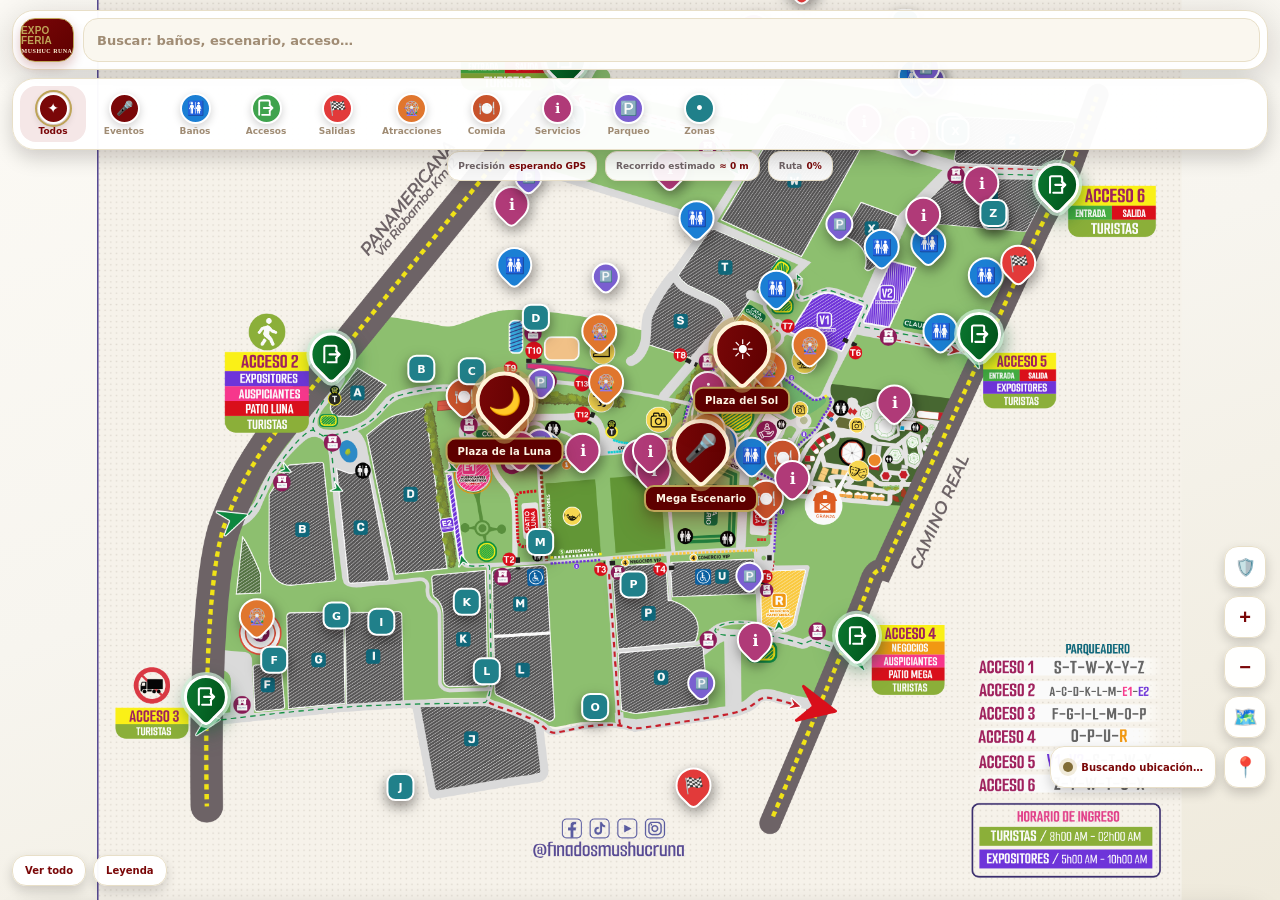
<file: assets/map/index.html>
<!doctype html>
<html lang="es">
<head></head>
<body>

<meta charset="utf-8">
<title>Mapa Expo Feria Mushuc Runa</title>
<link rel="icon" href="data:,">
<meta name="viewport" content="width=device-width, initial-scale=1, maximum-scale=1, user-scalable=no">
<style>
  :root{
    --bg:#0d1b1e; --panel:#12262b; --panel2:#183238; --line:#22454d;
    --ink:#eef7f6; --ink2:#9fc2c0; --teal:#2bb3a3; --yellow:#f2c227; --red:#e23a3a;
  }
  *{margin:0;padding:0;box-sizing:border-box;-webkit-tap-highlight-color:transparent}
  html,body{height:100%;overflow:hidden;overscroll-behavior:none}
  body{background:var(--bg);color:var(--ink);font-family:Montserrat,system-ui,-apple-system,sans-serif;touch-action:none}
  #viewport{position:fixed;inset:0;overflow:hidden;background:#0a1416}
  #world{position:absolute;left:0;top:0;transform-origin:0 0;will-change:transform}
  #world img{position:absolute;left:0;top:0;display:block;max-width:none!important;width:1600px;height:1327px;pointer-events:none;user-select:none;-webkit-user-drag:none}
  #ovl{display:none!important;transition:opacity .2s}
  #routeSvg{position:absolute;left:0;top:0;pointer-events:none;overflow:visible}
  #routeRemaining{fill:none;stroke:#7A0708;stroke-width:7;stroke-linecap:round;stroke-linejoin:round;stroke-dasharray:18 12;filter:drop-shadow(0 2px 3px rgba(255,255,255,.95))}
  #routeCompleted{fill:none;stroke:#BEA458;stroke-width:9;stroke-linecap:round;stroke-linejoin:round;filter:drop-shadow(0 2px 4px rgba(94,0,0,.35))}

  /* markers live in screen space */
  #pins{position:fixed;inset:0;pointer-events:none}
  .pin{position:absolute;left:0;top:0;transform:translate(-50%,-100%);pointer-events:auto;cursor:pointer;
       display:flex;flex-direction:column;align-items:center;filter:drop-shadow(0 2px 3px rgba(0,0,0,.5))}
  .pin .dot{width:30px;height:30px;border-radius:50% 50% 50% 4px;display:flex;align-items:center;justify-content:center;
       font-size:15px;border:2px solid #fff;transform:rotate(0deg);color:#fff;font-weight:800}
  .pin.small .dot{width:22px;height:22px;font-size:11px;border-width:1.5px}
  .pin.zona .dot{border-radius:7px;font-size:13px}
  .pin.sel .dot{outline:3px solid var(--yellow);outline-offset:1px}
  .pin .tag{margin-top:2px;font-size:9px;font-weight:700;background:rgba(10,20,22,.78);color:var(--ink);
       padding:1px 5px;border-radius:6px;white-space:nowrap;display:none}
  .pin.showtag .tag{display:block}

  #me{position:fixed;pointer-events:none;display:none}
  #me .acc{position:absolute;border-radius:50%;background:rgba(43,179,163,.15);border:1px solid rgba(43,179,163,.5);transform:translate(-50%,-50%)}
  #me .core{position:absolute;width:16px;height:16px;border-radius:50%;background:#2bb3a3;border:3px solid #fff;transform:translate(-50%,-50%);box-shadow:0 0 10px rgba(43,179,163,.9)}

  header{position:fixed;top:0;left:0;right:0;z-index:20;padding:10px 12px 8px;
     background:linear-gradient(180deg,rgba(10,18,20,.92),rgba(10,18,20,.75) 70%,transparent);pointer-events:none}
  header .row{display:flex;gap:8px;align-items:center;pointer-events:auto}
  #brand{flex:0 0 auto;background:var(--teal);color:#08211e;font-weight:800;font-size:13px;line-height:1.1;
     padding:7px 10px;border-radius:10px;letter-spacing:.02em}
  #brand small{display:block;font-size:9px;font-weight:700;letter-spacing:.12em}
  #search{flex:1;background:var(--panel);border:1px solid var(--line);color:var(--ink);border-radius:10px;
     padding:9px 12px;font-size:14px;font-family:inherit;min-width:0}
  #search::placeholder{color:var(--ink2)}

  #chips{position:fixed;top:64px;left:0;right:0;z-index:20;display:flex;gap:6px;overflow-x:auto;padding:4px 12px 8px;scrollbar-width:none}
  #chips::-webkit-scrollbar{display:none}
  .chip{flex:0 0 auto;display:flex;align-items:center;gap:5px;background:var(--panel);border:1px solid var(--line);
     color:var(--ink2);border-radius:999px;padding:6px 11px;font-size:12px;font-weight:700;cursor:pointer;user-select:none}
  .chip .sw{width:9px;height:9px;border-radius:50%}
  .chip.on{color:var(--ink);border-color:transparent}

  .fabs{position:fixed;right:10px;bottom:120px;z-index:20;display:flex;flex-direction:column;gap:8px}
  .fab{width:44px;height:44px;border-radius:12px;background:var(--panel);border:1px solid var(--line);color:var(--ink);
     font-size:19px;display:flex;align-items:center;justify-content:center;cursor:pointer;box-shadow:0 3px 10px rgba(0,0,0,.4)}
  .fab.on{background:var(--teal);color:#08211e;border-color:transparent}

  #ovlCtl{position:fixed;right:10px;bottom:72px;z-index:20;background:var(--panel);border:1px solid var(--line);
     border-radius:12px;padding:8px 10px;display:none;align-items:center;gap:8px}
  #ovlCtl.open{display:flex}
  #ovlCtl input{width:110px;accent-color:var(--teal)}
  #ovlCtl label{font-size:11px;color:var(--ink2);font-weight:700}

  #card{position:fixed;left:0;right:0;bottom:0;z-index:30;background:var(--panel);border-top:1px solid var(--line);
     border-radius:16px 16px 0 0;padding:14px 16px calc(14px + env(safe-area-inset-bottom));transform:translateY(110%);transition:transform .22s ease;box-shadow:0 -8px 30px rgba(0,0,0,.5)}
  #card.open{transform:translateY(0)}
  #card h2{font-size:17px;font-weight:800;display:flex;align-items:center;gap:8px}
  #card h2 .ic{width:28px;height:28px;border-radius:8px;display:inline-flex;align-items:center;justify-content:center;font-size:15px;color:#fff;flex:0 0 auto}
  #card .sub{color:var(--ink2);font-size:12px;font-weight:600;margin-top:3px}
  #card .dist{margin-top:8px;font-size:14px;font-weight:700;color:var(--teal);min-height:18px}
  #card .btns{display:flex;gap:8px;margin-top:10px}
  #card button{flex:1;font-family:inherit;font-weight:800;font-size:14px;padding:11px;border-radius:10px;border:none;cursor:pointer}
  #goBtn{background:var(--teal);color:#08211e}
  #closeBtn{background:var(--panel2);color:var(--ink);border:1px solid var(--line)!important}
  #stopBtn{display:none;background:var(--brand-green);color:#fff}

  #toast{position:fixed;left:50%;bottom:150px;transform:translateX(-50%);z-index:50;background:rgba(10,20,22,.94);
     border:1px solid var(--line);color:var(--ink);padding:9px 15px;border-radius:10px;font-size:13px;font-weight:600;
     opacity:0;transition:opacity .25s;pointer-events:none;max-width:85vw;text-align:center}
  #toast.show{opacity:1}

  #editBar{position:fixed;top:104px;left:12px;right:12px;z-index:25;display:none;background:#3a2a08;border:1px solid var(--yellow);
     color:#ffe9a8;border-radius:10px;padding:8px 12px;font-size:12px;font-weight:700}
  #editBar.on{display:block}
  #editBar .ebtns{display:flex;gap:6px;margin-top:6px}
  #editBar button{font-family:inherit;font-size:11px;font-weight:800;padding:5px 9px;border-radius:8px;border:1px solid var(--yellow);background:transparent;color:var(--yellow);cursor:pointer}
  #exportBox{position:fixed;inset:8% 5%;z-index:60;background:var(--panel);border:1px solid var(--line);border-radius:14px;padding:14px;display:none;flex-direction:column;gap:8px}
  #exportBox.open{display:flex}
  #exportBox textarea{flex:1;background:#0a1416;color:#bfe9e2;border:1px solid var(--line);border-radius:8px;font-size:10px;padding:8px;font-family:monospace}
  #exportBox button{font-family:inherit;font-weight:800;padding:10px;border-radius:10px;border:none;background:var(--teal);color:#08211e;cursor:pointer}
</style>

<style>
  :root{
    --brand-wine:#7A0708;--brand-wine-deep:#5E0000;--brand-green:#004F18;
    --brand-gold:#BEA458;--brand-ink:#0A0203;--brand-wine-soft:#F5E7E7;
    --bg:#F7F5EF;--panel:#FFFFFF;--panel2:#F4EDD9;--line:#E8DFC8;
    --ink:var(--brand-ink);--ink2:#706467;--teal:var(--brand-wine);--yellow:var(--brand-gold);--red:var(--brand-wine-deep);
    --wine:var(--brand-wine);--wine-deep:var(--brand-wine-deep);--gold:var(--brand-gold);--gold-deep:#806C36;--ivory:#FAF7EF;
  }
  body{background:linear-gradient(160deg,#FCFAF5 0%,#F7F5EF 48%,#EFEADC 100%);color:var(--ink);font-family:Nunito,system-ui,-apple-system,sans-serif}
  #viewport{background:linear-gradient(160deg,#FCFAF5 0%,#F7F5EF 48%,#EFEADC 100%)}
  #world img{filter:saturate(.92) brightness(1.04) contrast(.96)}

  header{top:10px;left:12px;right:12px;padding:0;background:none;filter:drop-shadow(0 8px 18px rgba(10,2,3,.18))}
  header .row{gap:9px;background:rgba(255,255,255,.97);border:1.5px solid var(--line);border-radius:22px;padding:7px}
  #brand{width:54px;height:44px;padding:0;border-radius:15px;background:linear-gradient(135deg,var(--wine),var(--wine-deep));color:var(--gold);display:flex;flex-direction:column;align-items:center;justify-content:center;font-family:'Baloo 2',Nunito,sans-serif;font-size:10px;line-height:1;box-shadow:0 5px 12px rgba(122,7,8,.24);border:1.5px solid var(--gold)}
  #brand small{font-family:Georgia,'Times New Roman',serif;font-size:6px;letter-spacing:.08em;margin-top:2px;color:#FFF3D7}
  #search{height:44px;background:var(--ivory);border:1.5px solid var(--line);color:var(--ink);border-radius:15px;padding:10px 13px;font-family:Nunito,system-ui,sans-serif;font-size:13px;font-weight:800}
  #search::placeholder{color:#A08C74}

  #chips{top:78px;left:12px;right:12px;padding:7px;background:rgba(255,255,255,.97);border:1.5px solid var(--line);border-radius:23px;gap:5px;box-shadow:0 8px 20px rgba(10,2,3,.18)}
  .chip{min-width:66px;min-height:56px;padding:5px 7px;gap:3px;flex-direction:column;justify-content:center;background:transparent!important;border:0;color:#A08C74;border-radius:16px;font-size:9px;font-weight:900;line-height:1}
  .chip .sw{width:31px;height:31px;border:2px solid #FFF;border-radius:50%;display:flex;align-items:center;justify-content:center;color:#FFF;font-size:14px;box-shadow:0 3px 8px rgba(10,2,3,.18)}
  .chip .sw svg{width:20px;height:20px;color:#FFF}
  .chip.on{background:var(--brand-wine-soft)!important;color:var(--wine)}
  .chip.on .sw{outline:2px solid var(--gold);outline-offset:1px}
  .chip-label{max-width:62px;overflow:hidden;text-overflow:ellipsis;white-space:nowrap}

  .pin{filter:drop-shadow(0 5px 7px rgba(10,2,3,.28))}
  .pin .dot{width:36px;height:36px;border-radius:50% 50% 50% 7px;border:2.5px solid #FFF;transform:rotate(-45deg);font-size:16px;box-shadow:0 5px 12px rgba(10,2,3,.2)}
  .pin .pin-icon{display:flex;align-items:center;justify-content:center;transform:rotate(45deg)}
  .pin .pin-icon svg{width:23px;height:23px;color:#FFF}
  .pin.small .dot{width:28px;height:28px;font-size:11px;border-width:2px}
  .pin.zona .dot{border-radius:9px;transform:rotate(0)}
  .pin.zona .pin-icon{transform:none}
  .pin.sel .dot{outline:3px solid var(--gold);outline-offset:2px}
  .pin .tag{margin-top:5px;padding:3px 8px;border-radius:10px;background:rgba(255,255,255,.96);color:var(--ink);font-size:9.5px;font-weight:900;box-shadow:0 3px 8px rgba(10,2,3,.16)}
  .pin.sel .tag{background:var(--wine);color:var(--gold)}
  .pin.venue{z-index:19;filter:drop-shadow(0 9px 13px rgba(94,0,0,.34))}
  .pin.venue .dot{width:58px;height:58px;border-width:4px;border-color:#FFF3D7;background:linear-gradient(145deg,var(--wine),var(--wine-deep))!important;font-size:27px;box-shadow:0 0 0 5px rgba(190,164,88,.52),0 9px 18px rgba(94,0,0,.3)}
  .pin.venue .tag{display:block;margin-top:8px;padding:6px 10px;border:2px solid var(--gold);background:var(--wine-deep);color:#FFF7E6;font-size:10px;letter-spacing:.1px}
  .pin.venue.sel .dot{outline:4px solid #FFF;outline-offset:5px}
  .pin.access{z-index:16;filter:drop-shadow(0 7px 10px rgba(19,97,58,.32))}
  .pin.access .dot{width:44px;height:44px;border-width:3px;background:linear-gradient(145deg,#0B7A31,var(--brand-green))!important;box-shadow:0 0 0 3px rgba(205,239,215,.7),0 7px 14px rgba(0,79,24,.25)}
  .pin.access .tag{border:1px solid #BFE7CA;background:var(--brand-green);color:#FFF}

  #me{z-index:18;filter:drop-shadow(0 5px 8px rgba(10,2,3,.28))}
  #me::before{content:'Estás aquí';position:absolute;left:0;top:-50px;transform:translateX(-50%);background:var(--wine);border:2px solid var(--gold);color:#FFF;padding:6px 10px;border-radius:13px;font-size:10px;font-weight:900;line-height:1;white-space:nowrap}
  #me::after{content:'';position:absolute;left:0;top:-21px;transform:translateX(-50%);border-left:7px solid transparent;border-right:7px solid transparent;border-top:9px solid var(--wine)}
  #me .acc{background:rgba(190,164,88,.28);border:1px solid rgba(122,7,8,.5)}
  #me .core{width:17px;height:17px;background:var(--gold);border:3px solid var(--wine);box-shadow:0 0 0 5px rgba(190,164,88,.28)}

  .fabs{right:14px;bottom:112px;gap:8px}
  .fab{width:42px;height:42px;border-radius:14px;background:rgba(255,255,255,.97);border:1.5px solid var(--line);color:var(--wine);font-family:Nunito,sans-serif;font-size:20px;font-weight:900;box-shadow:0 5px 12px rgba(10,2,3,.18)}
  .fab.on{background:var(--wine);color:var(--gold);border-color:var(--gold)}
  #gpsStatus{position:fixed;right:64px;bottom:112px;z-index:20;min-height:42px;display:flex;align-items:center;gap:8px;padding:8px 12px;background:rgba(255,255,255,.97);border:1.5px solid var(--line);border-radius:14px;color:var(--wine);font-size:10px;font-weight:900;box-shadow:0 5px 12px rgba(10,2,3,.18);pointer-events:none;white-space:nowrap}
  #gpsStatus .signal{width:10px;height:10px;border-radius:50%;background:var(--gold-deep);box-shadow:0 0 0 4px rgba(190,164,88,.22)}
  #gpsStatus[data-state="searching"] .signal{animation:gpsPulse 1.25s ease-in-out infinite}
  #gpsStatus[data-state="located"]{background:var(--brand-green);border-color:#BFE7CA;color:#FFF}
  #gpsStatus[data-state="located"] .signal{background:#FFF;box-shadow:0 0 0 4px rgba(255,255,255,.2)}
  #gpsStatus[data-state="denied"],#gpsStatus[data-state="outside"],#gpsStatus[data-state="error"]{color:var(--ink2)}
  @keyframes gpsPulse{50%{opacity:.45;transform:scale(.72)}}

  #mapMetrics{position:fixed;top:151px;left:12px;right:12px;z-index:19;display:flex;justify-content:center;gap:8px;pointer-events:none}
  #mapMetrics span{min-height:30px;display:flex;align-items:center;padding:7px 10px;border:1px solid var(--line);border-radius:12px;background:rgba(255,255,255,.94);color:var(--ink2);font-size:9px;font-weight:900;box-shadow:0 4px 12px rgba(10,2,3,.12)}
  #mapMetrics strong{color:var(--wine);margin-left:4px}
  #mapActions{position:fixed;left:12px;bottom:14px;z-index:21;display:flex;gap:7px}
  #mapActions button{border:1.5px solid var(--line);border-radius:14px;background:rgba(255,255,255,.97);color:var(--wine);padding:9px 12px;font:900 10px Nunito,system-ui,sans-serif;box-shadow:0 5px 12px rgba(10,2,3,.16)}
  #mapLegend{position:fixed;inset:12% 16px 88px;z-index:48;display:none;overflow:auto;padding:18px;border:1.5px solid var(--gold);border-radius:24px;background:#fff;color:var(--ink);box-shadow:0 20px 45px rgba(10,2,3,.28)}
  #mapLegend.open{display:block}
  #mapLegend h2{font:800 22px 'Baloo 2',Nunito,sans-serif;color:var(--wine)}
  #mapLegend h3{margin-top:14px;color:var(--gold-deep);font-size:11px;text-transform:uppercase;letter-spacing:.8px}
  #mapLegend ul{margin:7px 0 0 18px;font-size:12px;font-weight:800;line-height:1.55}
  #mapLegendClose{position:sticky;float:right;top:0;width:38px;height:38px;border:0;border-radius:13px;background:var(--wine);color:#fff;font-size:22px;font-weight:900}

  #ovlCtl{right:14px;bottom:76px;background:#FFF;border:1.5px solid var(--line);border-radius:15px;box-shadow:0 5px 12px rgba(10,2,3,.18)}
  #ovlCtl label{color:var(--ink2);font-weight:900}
  #ovlCtl input{accent-color:var(--wine)}

  #card{left:16px;right:16px;bottom:14px;max-height:min(66vh,520px);overflow:auto;background:#FFF;border:1.5px solid var(--line);border-radius:24px;padding:15px 16px;box-shadow:0 14px 30px rgba(10,2,3,.24)}
  #card h2{font-family:'Baloo 2',Nunito,sans-serif;color:var(--ink);font-size:18px;font-weight:800}
  #card h2 .ic{width:42px;height:42px;border-radius:14px;font-size:18px;box-shadow:0 5px 12px rgba(10,2,3,.18)}
  #card h2 .ic svg{width:25px;height:25px;color:#FFF}
  #card .sub{color:var(--gold-deep);font-size:10px;font-weight:900;letter-spacing:.7px;text-transform:uppercase}
  #card .dist{color:var(--brand-green);font-size:12px;font-weight:900}
  #eventSchedule{display:none;margin-top:10px;padding:10px 12px;background:var(--ivory);border:1px solid var(--line);border-radius:16px}
  #eventSchedule.open{display:block}
  #eventSchedule .schedule-title{color:var(--wine);font-size:9px;font-weight:900;letter-spacing:1.2px}
  #programDayPicker{display:flex;gap:5px;margin-bottom:9px;overflow-x:auto;scrollbar-width:none}
  #programDayPicker::-webkit-scrollbar{display:none}
  .program-day{min-width:48px;border:1.5px solid var(--line)!important;border-radius:12px!important;background:#FFF!important;color:var(--ink2)!important;padding:6px 7px!important;font-size:8px!important;line-height:1.05!important;box-shadow:none!important}
  .program-day strong{display:block;margin-top:2px;color:var(--ink);font-size:13px}
  .program-day.selected{border-color:var(--wine)!important;background:var(--wine)!important;color:var(--gold)!important}
  .program-day.selected strong{color:#FFF}
  #programDateLabel{min-height:12px}
  #eventList{display:grid;gap:6px;margin-top:7px}
  .event-row{display:grid;grid-template-columns:46px 1fr auto;gap:8px;align-items:center;color:var(--ink);font-size:11px;font-weight:800}
  .event-time{color:var(--gold-deep);font-weight:900}
  .event-status{padding:3px 6px;border-radius:8px;background:#E2EEE5;color:var(--brand-green);font-size:8px;font-weight:900;text-transform:uppercase}
  .event-empty{padding:7px 0;color:var(--ink2);font-size:11px;font-weight:800}
  #card button{border-radius:18px;font-family:Nunito,sans-serif;font-size:12px;padding:10px 12px}
  #goBtn{background:var(--wine);color:#FFF;box-shadow:0 7px 14px rgba(122,7,8,.25)}
  #closeBtn{background:var(--panel2);color:var(--wine);border:0!important}
  #toast{bottom:92px;background:var(--wine-deep);border:1.5px solid var(--gold);color:#FFF;border-radius:14px;font-family:Nunito,sans-serif;font-weight:800}

  #editBar{top:148px;background:#FFF5DC;border:1.5px solid var(--gold);color:#7A4D0A;border-radius:14px}
  #editBar button{border-color:var(--wine);color:var(--wine)}
  #exportBox{background:#FFF;border:1.5px solid var(--line);border-radius:22px}
  #exportBox textarea{background:var(--ivory);color:var(--ink);border-color:var(--line)}
  #exportBox button{background:var(--wine);color:#FFF}

  @media(max-width:520px){
    #chips{right:8px;left:8px}.chip{min-width:61px}header{left:8px;right:8px}
    #brand{width:50px}.pin .tag{font-size:8.5px}
    #mapMetrics{top:149px;gap:5px}#mapMetrics span{padding:6px 8px;font-size:8px}
  }
</style>
<link rel="stylesheet" href="./admin_editor.css">


<div id="viewport">
  <div id="world" style="transform: translate(-124.137px, 48.725px) scale(1.07225);">
    <img id="base" src="./mushuc_runa_validated.svg" width="1600" height="1327" alt="Mapa validado del Complejo Mushuc Runa">
    <svg id="routeSvg" width="1600" height="1327" viewBox="0 0 1600 1327" aria-hidden="true">
      <path id="routeCompleted" d="" style="display:none"></path>
      <path id="routeRemaining" d="" style="display:none"></path>
    </svg>
  </div>
</div>
<div id="pins"></div>
<div id="me"><div class="acc"></div><div class="core"></div></div>

<header>
  <div class="row">
    <div id="brand">EXPO FERIA<small>MUSHUC RUNA</small></div>
    <input id="search" type="search" placeholder="Buscar: baños, escenario, acceso…" autocomplete="off">
  </div>
</header>
<div id="chips"></div>
<div id="mapMetrics" role="status" aria-live="polite"><span>Precisión <strong id="accuracyText">esperando GPS</strong></span><span>Recorrido estimado <strong id="walkText">≈ 0 m</strong></span><span id="routeProgressText" hidden>Ruta <strong>0%</strong></span></div>

<div id="gpsStatus" data-state="searching" role="status" aria-live="polite"><span class="signal"></span><span id="gpsStatusText">Buscando ubicación…</span></div>
<div class="fabs">
  <button class="fab" id="adminFab" title="Administrar mapa" aria-label="Administrar mapa">🛡️</button>
  <button class="fab" id="zoomInFab" title="Aumentar zoom" aria-label="Aumentar zoom">+</button>
  <button class="fab" id="zoomOutFab" title="Reducir zoom" aria-label="Reducir zoom">−</button>
  <button class="fab" id="layerFab" title="Recentrar" aria-label="Recentrar">🗺️</button>
  <button class="fab" id="gpsFab" title="Mi ubicación" aria-label="Mi ubicación">📍</button>
</div>
<div id="mapActions"><button id="viewAllFab" type="button">Ver todo</button><button id="legendFab" type="button">Leyenda</button></div>
<section id="mapLegend" role="dialog" aria-modal="true" aria-labelledby="mapLegendTitle"><button id="mapLegendClose" type="button" aria-label="Cerrar leyenda">×</button><h2 id="mapLegendTitle">Leyenda del mapa</h2><div id="mapLegendContent"></div></section>

<div id="adminLogin" role="dialog" aria-modal="true" aria-labelledby="adminLoginTitle">
  <form class="admin-modal-card" id="adminLoginForm">
    <span class="admin-modal-badge">🛡️ Acceso local</span>
    <h2 id="adminLoginTitle">Administrar el mapa</h2>
    <p>Edita lugares y eventos guardados en este dispositivo. Esta cuenta es solo para la demostración frontend.</p>
    <div class="admin-credentials"><strong>Credenciales demo</strong><br>admin@mushucruna.demo<br>Mushuc2026!</div>
    <div class="admin-field"><label for="adminEmail">Correo</label><input id="adminEmail" type="email" autocomplete="username" value="admin@mushucruna.demo" required></div>
    <div class="admin-field"><label for="adminPassword">Contraseña</label><input id="adminPassword" type="password" autocomplete="current-password" value="Mushuc2026!" required></div>
    <div class="admin-error" id="adminLoginError" role="alert"></div>
    <div class="admin-actions"><button class="admin-btn secondary" type="button" id="adminLoginCancel">Cancelar</button><button class="admin-btn primary" type="submit">Entrar como administrador</button></div>
  </form>
</div>

<div id="adminEventModal" role="dialog" aria-modal="true" aria-labelledby="adminEventTitle">
  <form class="admin-modal-card" id="adminEventForm">
    <span class="admin-modal-badge">📅 Programación</span>
    <h2 id="adminEventTitle">Nuevo evento</h2>
    <p id="adminEventPlace">Añade una actividad al lugar seleccionado.</p>
    <input id="adminEventId" type="hidden">
    <input id="adminEventMode" type="hidden" value="place-event">
    <input id="adminProgramDay" type="hidden">
    <input id="adminProgramVenue" type="hidden">
    <input id="adminProgramIndex" type="hidden">
    <div class="admin-field"><label for="adminEventName">Nombre del evento</label><input id="adminEventName" maxlength="90" required placeholder="Ej. Concierto nacional"></div>
    <div class="admin-field"><label for="adminEventTime">Hora</label><input id="adminEventTime" type="time" required value="15:00"></div>
    <div class="admin-field" id="adminEventStatusField"><label for="adminEventStatus">Estado</label><select id="adminEventStatus"><option value="borrador">Borrador</option><option value="publicado">Publicado</option><option value="cancelado">Cancelado</option></select></div>
    <div class="admin-field" id="adminEventDescriptionField"><label for="adminEventDescription">Descripción</label><textarea id="adminEventDescription" rows="3" maxlength="240" placeholder="Información útil para los visitantes"></textarea></div>
    <div class="admin-error" id="adminEventError" role="alert"></div>
    <div class="admin-actions"><button class="admin-btn secondary" type="button" id="adminEventCancel">Cancelar</button><button class="admin-btn primary" type="submit" id="adminEventSubmit">Guardar evento</button></div>
  </form>
</div>

<div id="adminImportModal" role="dialog" aria-modal="true" aria-labelledby="adminJsonTitle">
  <div class="admin-modal-card admin-json-card">
    <span class="admin-modal-badge">↕ Respaldo local</span>
    <h2 id="adminJsonTitle">Exportar configuración</h2>
    <p id="adminJsonHelp">Copia este documento para respaldar lugares y eventos.</p>
    <div class="admin-field"><label for="adminJsonText">Documento JSON</label><textarea id="adminJsonText" rows="13" spellcheck="false"></textarea></div>
    <div class="admin-error" id="adminJsonError" role="alert"></div>
    <div class="admin-actions"><button class="admin-btn secondary" type="button" id="adminJsonClose">Cerrar</button><button class="admin-btn primary" type="button" id="adminJsonApply">Aplicar importación</button></div>
  </div>
</div>

<aside id="adminPanel" aria-label="Editor administrativo del mapa">
  <div class="admin-panel-head">
    <div class="admin-panel-title">
      <div class="admin-panel-mark">✦</div>
      <div><h2>Mapa y programación</h2><p>Editor administrador</p></div>
      <button class="admin-panel-close" id="adminClose" aria-label="Cerrar editor">×</button>
    </div>
    <div class="admin-status-row"><span class="admin-status-dot"></span><span>Guardado local automático · funciona sin internet</span></div>
  </div>
  <div class="admin-toolbar">
    <input id="adminSearch" type="search" placeholder="Buscar lugar…" autocomplete="off">
    <select class="admin-filter" id="adminVisibilityFilter" aria-label="Filtrar lugares"><option value="todos">Todos</option><option value="visibles">Visibles</option><option value="ocultos">Ocultos</option></select>
  </div>
  <div class="admin-panel-body">
    <div id="adminPointList"><div class="admin-list-footer"><button class="admin-btn primary" id="adminCreatePoint" type="button">＋ Nuevo punto</button></div></div>
    <section id="adminInspector"><div class="admin-empty">Selecciona un lugar para editarlo y arrastrarlo en el mapa.</div></section>
  </div>
</aside>

<div id="card">
  <h2><span class="ic" id="cIc"></span><span id="cName"></span></h2>
  <div class="sub" id="cCat"></div>
  <div class="dist" id="cDist"></div>
  <div id="eventSchedule"><div id="programDayPicker"></div><div class="schedule-title" id="programDateLabel">PROGRAMACIÓN DEL LUGAR</div><div id="eventList"></div></div>
  <div class="btns"><button id="goBtn">Iniciar ruta</button><button id="stopBtn">Finalizar</button><button id="closeBtn">Cerrar</button></div>
</div>
<div id="toast"></div>

<script src="./map_geometry.js"></script>
<script src="./map_places.js"></script>
<script src="./admin_editor.js"></script>
<script src="./map_filter.js"></script>
<script src="./route_graph.js"></script>
<script src="./walking_navigation.js"></script>
<script src="./location_tracker.js"></script>
<script>
'use strict';
/* ============ data ============ */
const POIS=JSON.parse(JSON.stringify(globalThis.MR_MAP_PLACES_V3));
Object.assign(POIS.find((point)=>point.id===20),{
  cat:'evento',name:'Mega Escenario',venue:'mega',icon:'🎤',
  events:[
    {time:'15:00',title:'Festival de danza intercultural',status:'Disponible'},
    {time:'18:30',title:'Concierto nacional',status:'Principal'},
    {time:'21:00',title:'Show de cierre',status:'Hoy'}
  ]
});
Object.assign(POIS.find((point)=>point.id===28),{
  cat:'evento',name:'Plaza de la Luna',venue:'luna',icon:'🌙',
  events:[
    {time:'11:00',title:'Cuentacuentos andinos',status:'Familiar'},
    {time:'14:30',title:'Taller de artesanías',status:'Cupos'},
    {time:'17:00',title:'Danza Salasaka',status:'Hoy'}
  ]
});
Object.assign(POIS.find((point)=>point.id===93),{
  cat:'evento',name:'Plaza del Sol',venue:'sol',icon:'☀️',
  events:[
    {time:'10:30',title:'Ceremonia del Inti',status:'Cultural'},
    {time:'13:00',title:'Juegos tradicionales',status:'Familiar'},
    {time:'16:00',title:'Música andina en vivo',status:'Hoy'}
  ]
});

const CATS={
  evento:{c:'#7A0708',i:'🎤',l:'Eventos'},
  bano:{c:'#1b7fd4',i:'🚻',l:'Baños'},
  acceso:{c:'#3fa34d',i:'➡️',l:'Accesos'},
  salida:{c:'#e23a3a',i:'🏁',l:'Salidas'},
  show:{c:'#e0762e',i:'🎡',l:'Atracciones'},
  comida:{c:'#c8532c',i:'🍽️',l:'Comida'},
  servicio:{c:'#b03a78',i:'ℹ️',l:'Servicios'},
  parqueo:{c:'#7a5fd0',i:'🅿️',l:'Parqueo'},
  zona:{c:'#20808a',i:'',l:'Zonas'}
};
const FILTERS=[
  ['todos',{c:'#7A0708',i:'✦',l:'Todos'}],
  ...Object.entries(CATS)
];
function notifyFlutterMapDocument(document){
  try{FlutterMapDocument.postMessage(JSON.stringify(document||adminDocument.exportObject()));}catch(_){}
}
function setMapDocumentFromFlutter(document){
  const applied=adminDocument.applyExternalDocument(document);
  if(applied){
    syncPoisFromDocument();
    const selected=POIS.find(point=>String(point.id)===String(selId));
    if(selected)updCardDist(selected);
    else if(selId!==null){card.classList.remove('open');selId=null;finishRoute(false);}
    toast('Cambios aplicados en la app');
  }
  return applied;
}
window.setMapDocumentFromFlutter=setMapDocumentFromFlutter;
const adminDocument=new MapAdminDocument(POIS,localStorage,{
  legacySeed:globalThis.MR_LEGACY_PLACES_V2||[],
  migratePoint:(point,legacyPoint,officialPoint)=>MapGeometryV3.migrateLegacyPoint(point,legacyPoint,officialPoint),
  onChange:notifyFlutterMapDocument
});
const adminSession=new MapAdminSession();
let adminMode=false,adminSelectedId=null,adminDrag=null;
function syncPoisFromDocument(rebuild=true){
  const snapshot=JSON.parse(JSON.stringify(adminDocument.places));
  POIS.splice(0,POIS.length,...snapshot);
  if(rebuild){buildPins();renderPins();}
}

/* ============ georreferencia oficial (mapa validado <-> lat/lng) ============ */
function ll2base(lat,lng){
  const point=MapGeometryV3.toMap(lat,lng);
  return [point.x,point.y];
}
function base2ll(x,y){
  const point=MapGeometryV3.toLatLng(x,y);
  return [point.lat,point.lng];
}
function distM(ax,ay,bx,by){
  return MapGeometryV3.distanceMeters({x:ax,y:ay},{x:bx,y:by});
}

/* ============ map view ============ */
const W=MapGeometryV3.width,H=MapGeometryV3.height;
const vp=document.getElementById('viewport'), world=document.getElementById('world');
const viewModel=new MapViewModel(W,H);
let sc=1, tx=0, ty=0;
function fit(){
  const fitted=viewModel.fit(innerWidth,innerHeight,'contain');
  sc=fitted.scale;tx=fitted.x;ty=fitted.y;
}
function apply(){
  world.style.transform=`translate(${tx}px,${ty}px) scale(${sc})`;
  renderPins(); renderMe(); renderRoute();
}
function clampView(){
  tx=viewModel.clamp(tx,W*sc,innerWidth,48);
  ty=viewModel.clamp(ty,H*sc,innerHeight,48);
}
function zoomAt(px,py,f){
  const ns=viewModel.zoom(sc,f,innerWidth,innerHeight); f=ns/sc;
  tx=px-(px-tx)*f; ty=py-(py-ty)*f; sc=ns; clampView(); apply();
}
document.getElementById('zoomInFab').addEventListener('click',e=>{e.stopPropagation();zoomAt(innerWidth/2,innerHeight/2,1.25);});
document.getElementById('zoomOutFab').addEventListener('click',e=>{e.stopPropagation();zoomAt(innerWidth/2,innerHeight/2,0.8);});

/* pointer events: drag + pinch */
const ptrs=new Map(); let lastMid=null,lastDist=0,moved=false;
vp.addEventListener('pointerdown',e=>{vp.setPointerCapture(e.pointerId);ptrs.set(e.pointerId,[e.clientX,e.clientY]);moved=false;
  if(ptrs.size===2){const a=[...ptrs.values()];lastDist=Math.hypot(a[0][0]-a[1][0],a[0][1]-a[1][1]);lastMid=[(a[0][0]+a[1][0])/2,(a[0][1]+a[1][1])/2];}});
vp.addEventListener('pointermove',e=>{
  if(!ptrs.has(e.pointerId))return;
  const prev=ptrs.get(e.pointerId); ptrs.set(e.pointerId,[e.clientX,e.clientY]);
  if(ptrs.size===1){tx+=e.clientX-prev[0];ty+=e.clientY-prev[1];
    if(Math.abs(e.clientX-prev[0])+Math.abs(e.clientY-prev[1])>1)moved=true; clampView(); apply();}
  else if(ptrs.size===2){const a=[...ptrs.values()];
    const d=Math.hypot(a[0][0]-a[1][0],a[0][1]-a[1][1]);
    const mid=[(a[0][0]+a[1][0])/2,(a[0][1]+a[1][1])/2];
    tx+=mid[0]-lastMid[0]; ty+=mid[1]-lastMid[1];
    if(lastDist>0) zoomAt(mid[0],mid[1],d/lastDist); else apply();
    lastDist=d; lastMid=mid; moved=true;}
});
function endPtr(e){ptrs.delete(e.pointerId); if(ptrs.size<2){lastDist=0;lastMid=null;} }
vp.addEventListener('pointerup',endPtr); vp.addEventListener('pointercancel',endPtr);
vp.addEventListener('wheel',e=>{e.preventDefault();zoomAt(e.clientX,e.clientY,e.deltaY<0?1.15:0.87);},{passive:false});
addEventListener('resize',()=>{fit();apply();});

/* ============ pins ============ */
const pinsEl=document.getElementById('pins');
const filterModel=new MapFilterModel();
let selId=null;
const pinDom=new Map();
function buildPins(){
  pinsEl.innerHTML=''; pinDom.clear();
  for(const p of POIS){
    const c=CATS[p.cat]; const el=document.createElement('div');
    el.className='pin'+(p.cat==='zona'?' zona small':'')+(p.cat==='parqueo'?' small':'')+(p.venue?' venue':'')+(p.cat==='acceso'?' access':'');
    el.dataset.pointId=String(p.id);
    el.tabIndex=0;
    el.setAttribute('role','button');
    el.setAttribute('aria-label',`Abrir ${p.name}`);
    const fallback=p.icon||(p.cat==='zona'?p.name.replace('Zona ',''):c.i);
    el.innerHTML=`<div class="dot" style="background:${c.c}"><span class="pin-icon">${MapMarkerIcons.forCategory(p.cat,fallback)}</span></div><div class="tag">${escapeHTML(p.name)}</div>`;
    el.addEventListener('click',ev=>{ev.stopPropagation();onPin(p);});
    el.addEventListener('keydown',ev=>{if(ev.key==='Enter'||ev.key===' '){ev.preventDefault();ev.stopPropagation();onPin(p);}});
    el.addEventListener('pointerdown',ev=>{if(adminMode)beginAdminDrag(ev,p.id);});
    pinsEl.appendChild(el); pinDom.set(p.id,el);
  }
}
function pinVisible(p){
  return (adminMode||p.isVisible!==false)&&filterModel.matches(p);
}
function renderPins(){
  const showTags=sc>0.9;
  for(const p of POIS){
    const el=pinDom.get(p.id); if(!el)continue;
    if(!pinVisible(p)){el.style.display='none';continue;}
    el.style.display='';
    el.style.opacity=adminMode&&p.isVisible===false?'.42':'1';
    const x=p.x*sc+tx, y=p.y*sc+ty;
    if(x<-60||y<-60||x>innerWidth+60||y>innerHeight+60){el.style.display='none';continue;}
    el.style.transform=`translate(${x}px,${y}px) translate(-50%,-100%)`;
    el.classList.toggle('showtag',showTags||p.id===selId||!!p.venue);
    el.classList.toggle('sel',p.id===selId||String(p.id)===String(adminSelectedId));
  }
}

/* ============ chips ============ */
const chipsEl=document.getElementById('chips');
chipsEl.innerHTML='';
const chipDom=new Map();
function updateChips(){
  for(const [key,el] of chipDom){
    el.classList.toggle('on',filterModel.active===key);
  }
}
for(const [k,c] of FILTERS){
  const el=document.createElement('div');
  el.className='chip'+(filterModel.active===k?' on':''); el.dataset.k=k;
  el.innerHTML=`<span class="sw" style="background:${c.c}">${MapMarkerIcons.forCategory(k,c.i||'•')}</span><span class="chip-label">${c.l}</span>`;
  el.addEventListener('click',()=>{
    filterModel.select(k);updateChips();
    card.classList.remove('open');selId=null;renderPins();
  });
  chipsEl.appendChild(el);chipDom.set(k,el);
}
document.getElementById('search').addEventListener('input',e=>{
  filterModel.search=e.target.value.trim().toLowerCase();renderPins();
});

/* ============ card / routing ============ */
const card=document.getElementById('card');
const programmingModel=new MapProgrammingModel();
let target=null;
function notifyFlutterProgramming(){
  try{FlutterProgramming.postMessage(JSON.stringify(programmingModel.exportDays()));}catch(_){}
}
function setFairProgramming(days){
  programmingModel.setDays(days);
  const selected=POIS.find(point=>String(point.id)===String(selId));
  if(selected)renderPointSchedule(selected);
  if(adminMode&&adminSelectedId!=null)renderAdminInspector();
  notifyFlutterProgramming();
}
window.setFairProgramming=setFairProgramming;
function renderPointSchedule(point){
  const schedule=document.getElementById('eventSchedule');
  const eventList=document.getElementById('eventList');
  const dayPicker=document.getElementById('programDayPicker');
  const dateLabel=document.getElementById('programDateLabel');
  const hasDailyProgramming=Boolean(point.venue&&programmingModel.days.length);
  if(hasDailyProgramming){
    dayPicker.innerHTML=programmingModel.days.map((day,index)=>`<button type="button" class="program-day${index===programmingModel.selectedIndex?' selected':''}" data-program-day="${index}">${escapeHTML(day.weekday)}<strong>${escapeHTML(day.day)}</strong>${escapeHTML(day.month)}</button>`).join('');
    dayPicker.querySelectorAll('[data-program-day]').forEach(button=>{
      button.addEventListener('click',event=>{
        event.stopPropagation();
        programmingModel.selectDay(Number(button.dataset.programDay));
        renderPointSchedule(point);
      });
    });
    const day=programmingModel.selectedDay;
    const entries=programmingModel.scheduleForVenue(point.venue);
    dateLabel.textContent=day?day.fullDate.toUpperCase():'PROGRAMACIÓN DEL LUGAR';
    eventList.innerHTML=entries.length
      ? entries.map(entry=>`<div class="event-row"><span class="event-time">${escapeHTML(entry.time)}</span><span>${escapeHTML(entry.title)}</span><span class="event-status">${point.venue==='mega'?'Show':'Agenda'}</span></div>`).join('')
      : '<div class="event-empty">Sin actividades programadas para este día.</div>';
    schedule.classList.add('open');
    return;
  }
  dayPicker.innerHTML='';
  const publishedEvents=(point.events||[]).filter(event=>event.status==='publicado');
  if(publishedEvents.length){
    dateLabel.textContent='PROGRAMACIÓN PUBLICADA';
    eventList.innerHTML=publishedEvents.map(event=>`<div class="event-row"><span class="event-time">${escapeHTML(event.time)}</span><span>${escapeHTML(event.title)}</span><span class="event-status">Publicado</span></div>`).join('');
    schedule.classList.add('open');
  }else{
    eventList.innerHTML='';schedule.classList.remove('open');
  }
}
function onPin(p){
  if(adminMode){selectAdminPoint(p.id,false);return;}
  const keepsCurrentRoute=navigationState&&target&&String(target.id)===String(p.id);
  if(!keepsCurrentRoute)finishRoute(false);
  selId=p.id;
  const c=CATS[p.cat];
  document.getElementById('cIc').style.background=c.c;
  const cardFallback=p.icon||(p.cat==='zona'?p.name.replace('Zona ',''):c.i);
  document.getElementById('cIc').innerHTML=MapMarkerIcons.forCategory(p.cat,cardFallback);
  document.getElementById('cName').textContent=p.name;
  document.getElementById('cCat').textContent=c.l;
  renderPointSchedule(p);
  updCardDist(p);
  card.classList.add('open'); renderPins();
}
function updCardDist(p){
  const d=document.getElementById('cDist');
  const action=document.getElementById('goBtn');
  action.textContent=me.inside===false?'Cómo llegar':'Iniciar ruta';
  if(navigationState&&target&&String(target.id)===String(p.id)){
    const m=navigationState.remainingMeters;
    d.textContent=navigationState.arrived?'Llegaste a tu destino':m<1000?`≈ ${Math.round(m)} m restantes por la ruta`:`≈ ${(m/1000).toFixed(1)} km restantes por la ruta`;
  }else if(me.ok){
    const m=distM(me.x,me.y,p.x,p.y);
    d.textContent=m<1000?`≈ ${Math.round(m)} m de ti`:`≈ ${(m/1000).toFixed(1)} km de ti`;
  }else if(me.inside===false&&outsideAccess){
    d.textContent=`Fuera del recinto · ingreso sugerido: ${outsideAccess.name}`;
  }else d.textContent='Activa el GPS para ver la distancia';
}
document.getElementById('closeBtn').addEventListener('click',()=>{card.classList.remove('open');selId=null;renderPins();});
document.getElementById('goBtn').addEventListener('click',()=>{
  const p=POIS.find(x=>x.id===selId); if(!p)return;
  if(me.inside===false){openExternalDirections(outsideAccess||closestAccess({x:me.x,y:me.y}));return;}
  if(!me.ok){startGPS();toast('Activando GPS…');return;}
  startInternalRoute(p);
});
document.getElementById('stopBtn').addEventListener('click',()=>finishRoute(true));
const routeCompleted=document.getElementById('routeCompleted');
const routeRemaining=document.getElementById('routeRemaining');
const routeProgressText=document.getElementById('routeProgressText');
const walkingGraph=new WalkingRouteGraph(globalThis.MR_ROUTE_GRAPH_V1,MapGeometryV3);
const navigationSession=new WalkingNavigationSession(walkingGraph);
let navigationState=null;
let arrivalAnnounced=false;
function routePath(points){
  if(!Array.isArray(points)||points.length<2)return '';
  return points.map((point,index)=>`${index?'L':'M'} ${point.x.toFixed(1)} ${point.y.toFixed(1)}`).join(' ');
}
function startInternalRoute(point){
  try{
    target=point;
    navigationState=navigationSession.start(me,point);
    arrivalAnnounced=false;
    document.getElementById('goBtn').style.display='none';
    document.getElementById('stopBtn').style.display='block';
    renderRoute();updCardDist(point);toast('Ruta peatonal iniciada');
  }catch(error){
    target=null;navigationState=null;
    const message=error&&error.code==='point_not_connected'
      ?'Este punto todavía no está conectado a la ruta peatonal'
      :'No se pudo calcular la ruta peatonal';
    document.getElementById('cDist').textContent=message;toast(message);
  }
}
function finishRoute(showMessage=true){
  navigationSession.finish();navigationState=null;target=null;arrivalAnnounced=false;
  routeCompleted.style.display='none';routeRemaining.style.display='none';
  routeCompleted.setAttribute('d','');routeRemaining.setAttribute('d','');
  routeProgressText.hidden=true;
  document.getElementById('goBtn').style.display='block';
  document.getElementById('stopBtn').style.display='none';
  if(selId!==null){const selected=POIS.find(point=>String(point.id)===String(selId));if(selected)updCardDist(selected);}
  if(showMessage)toast('Ruta finalizada');
}
function renderRoute(){
  if(!navigationState||!target){return;}
  const completed=routePath(navigationState.completedPolyline);
  const remaining=routePath(navigationState.remainingPolyline);
  routeCompleted.setAttribute('d',completed);routeRemaining.setAttribute('d',remaining);
  routeCompleted.style.display=completed?'':'none';routeRemaining.style.display=remaining?'':'none';
  routeCompleted.style.strokeWidth=`${9/sc}`;routeRemaining.style.strokeWidth=`${7/sc}`;
  routeRemaining.style.strokeDasharray=`${18/sc} ${12/sc}`;
  routeProgressText.hidden=false;
  routeProgressText.querySelector('strong').textContent=`${Math.round(navigationState.progress*100)}%`;
  if(String(selId)===String(target.id))updCardDist(target);
}

/* ============ GPS ============ */
const meEl=document.getElementById('me');
const me={ok:false,inside:null,x:0,y:0,acc:0,lat:0,lng:0};
const locationStatusModel=new LocationStatusModel();
const walkTracker=new DailyWalkTracker(localStorage);
let lastRouteSample=null;
let outsideAccess=null;
let watchId=null;
function setGPSState(state){
  const view=locationStatusModel.view(state);
  const status=document.getElementById('gpsStatus');
  status.dataset.state=state;
  document.getElementById('gpsStatusText').textContent=view.label;
  document.getElementById('gpsFab').classList.toggle('on',view.active);
  if(!view.markerVisible)meEl.style.display='none';
}
function parseTimestamp(value){
  const numeric=Number(value);
  if(Number.isFinite(numeric))return numeric;
  const parsed=Date.parse(String(value||''));
  return Number.isFinite(parsed)?parsed:Date.now();
}
function isInsideOfficialMap(point){return point.x>=0&&point.y>=0&&point.x<=W&&point.y<=H;}
function closestAccess(point){
  return POIS.filter(place=>place.cat==='acceso'&&place.isVisible!==false).reduce((closest,place)=>{
    const distance=distM(point.x,point.y,place.x,place.y);
    return !closest||distance<closest.distance?{...place,distance}:closest;
  },null);
}
function openExternalDirections(access){
  if(!access){toast('No se encontró un acceso disponible');return;}
  const [lat,lng]=base2ll(access.x,access.y);
  const payload={latitude:lat,longitude:lng,name:access.name};
  try{FlutterDirections.postMessage(JSON.stringify(payload));}
  catch(_){toast(`Dirígete a ${access.name} para ingresar al complejo`);}
}
function setMapLocationSample(incoming){
  let raw=incoming;
  if(typeof raw==='string'){try{raw=JSON.parse(raw);}catch(_){raw={};}}
  const lat=Number(raw&&raw.lat),lng=Number(raw&&raw.lng),accuracy=Math.max(0,Number(raw&&raw.accuracy)||0);
  if(!Number.isFinite(lat)||!Number.isFinite(lng)){setMapLocationError('invalid','Muestra de ubicación inválida');return false;}
  const point=MapGeometryV3.toMap(lat,lng);
  const inside=typeof raw.inside==='boolean'?raw.inside:isInsideOfficialMap(point);
  const sample={lat,lng,x:point.x,y:point.y,accuracy,timestamp:parseTimestamp(raw.timestamp),inside};
  me.lat=lat;me.lng=lng;me.x=point.x;me.y=point.y;me.acc=accuracy;me.inside=inside;
  document.getElementById('accuracyText').textContent=accuracy?`± ${Math.round(accuracy)} m`:'sin dato';
  if(!inside){
    me.ok=false;outsideAccess=closestAccess(point);setGPSState('outside');
    if(navigationState)finishRoute(false);
    if(selId!==null){const selected=POIS.find(place=>String(place.id)===String(selId));if(selected)updCardDist(selected);}
    return false;
  }
  outsideAccess=null;
  const evaluation=LocationSampleFilter.evaluate(sample,lastRouteSample,Date.now());
  if(!evaluation.routeAccepted)return false;
  lastRouteSample=sample;me.ok=true;setGPSState('located');meEl.style.display='block';
  const walking=walkTracker.update(sample,Date.now());
  document.getElementById('walkText').textContent=`≈ ${Math.round(walking.meters)} m`;
  if(navigationState){
    try{
      navigationState=navigationSession.update(sample);
      if(navigationState&&navigationState.arrived&&!arrivalAnnounced){arrivalAnnounced=true;toast('Llegaste a tu destino');}
    }catch(error){
      document.getElementById('cDist').textContent='No se pudo recalcular la ruta';
    }
  }
  renderMe();renderRoute();
  if(selId!==null){const selected=POIS.find(place=>String(place.id)===String(selId));if(selected)updCardDist(selected);}
  return true;
}
function setMapLocationError(code,message){
  const normalized=String(code||'').toLowerCase();
  const state=normalized.includes('denied')||normalized==='1'?'denied':normalized.includes('outside')?'outside':'error';
  me.ok=false;if(state==='outside')me.inside=false;setGPSState(state);
  toast(message||locationStatusModel.view(state).label);
}
function stopMapTracking(){
  if(watchId!==null&&navigator.geolocation){navigator.geolocation.clearWatch(watchId);watchId=null;}
  try{FlutterGeo.postMessage(JSON.stringify({action:'stop'}));}catch(_){}
  me.ok=false;lastRouteSample=null;setGPSState('searching');finishRoute(false);
}
function startGPS(){
  try{FlutterGeo.postMessage(JSON.stringify({action:'start'}));setGPSState('searching');return;}catch(_){}
  if(!navigator.geolocation){setMapLocationError('error','Este dispositivo no tiene GPS disponible');return;}
  if(watchId!==null)return;
  setGPSState('searching');
  watchId=navigator.geolocation.watchPosition(pos=>{
    const wasOff=!me.ok;
    const accepted=setMapLocationSample({lat:pos.coords.latitude,lng:pos.coords.longitude,accuracy:pos.coords.accuracy||0,timestamp:pos.timestamp});
    if(wasOff&&accepted)centerOnMe();
  },err=>{
    const msg=String(err&&err.message||'');
    const state=err.code===1?'denied':(msg.toLowerCase().includes('fuera del recinto')?'outside':'error');
    setMapLocationError(state,state==='denied'?'Permite la ubicación en Ajustes para mostrar dónde estás':state==='outside'?'Estás fuera del recinto':'No se pudo obtener tu ubicación');
    watchId=null;
  },{enableHighAccuracy:true,maximumAge:3000,timeout:15000});
}
function centerOnMe(){
  if(!me.ok)return;
  sc=Math.max(sc,1.4);
  tx=innerWidth/2-me.x*sc; ty=innerHeight/2-me.y*sc; clampView(); apply();
}
function renderMe(){
  if(!me.ok)return;
  const x=me.x*sc+tx, y=me.y*sc+ty;
  meEl.style.left=x+'px';meEl.style.top=y+'px';
  const metersPerPixel=Math.max(.1,distM(me.x,me.y,me.x+1,me.y));
  const r=Math.max(10,(me.acc/metersPerPixel)*sc);
  const core=meEl.querySelector('.core'),acc=meEl.querySelector('.acc');
  core.style.left='0';core.style.top='0';
  acc.style.left='0';acc.style.top='0';
  acc.style.width=(r*2)+'px';acc.style.height=(r*2)+'px';
}
document.getElementById('gpsFab').addEventListener('click',()=>{
  if(me.ok){centerOnMe();}else{startGPS();toast('Buscando tu ubicación…');}
});
window.setMapLocationSample=setMapLocationSample;
window.setMapLocationError=setMapLocationError;
window.stopMapTracking=stopMapTracking;
window.updatePosition=(lat,lng,accuracy)=>setMapLocationSample({lat,lng,accuracy,timestamp:Date.now()});
window.mapLocationError=(message)=>setMapLocationError(String(message).toLowerCase().includes('permiso')?'denied':'error',message);

/* ============ recenter clean map ============ */
document.getElementById('layerFab').addEventListener('click',()=>{
  if(me.ok)centerOnMe();else{fit();apply();}
  toast('Mapa centrado');
});
document.getElementById('viewAllFab').addEventListener('click',()=>{fit();apply();toast('Mapa completo');});

/* ============ leyenda validada ============ */
const legendLabels={entertainment:'Entretenimiento',stands:'Stands',administration:'Servicios y administración',accesses:'Accesos',parking:'Estacionamientos'};
const legendPanel=document.getElementById('mapLegend');
document.getElementById('mapLegendContent').innerHTML=Object.entries(globalThis.MR_MAP_LEGEND_V1||{}).map(([section,items])=>
  `<h3>${escapeHTML(legendLabels[section]||section)}</h3><ul>${items.map(item=>`<li>${escapeHTML(item)}</li>`).join('')}</ul>`
).join('');
function closeMapLegend(){legendPanel.classList.remove('open');}
document.getElementById('legendFab').addEventListener('click',()=>legendPanel.classList.add('open'));
document.getElementById('mapLegendClose').addEventListener('click',closeMapLegend);
legendPanel.addEventListener('click',event=>{if(event.target===legendPanel)closeMapLegend();});
document.addEventListener('keydown',event=>{if(event.key==='Escape')closeMapLegend();});

/* ============ admin: login + list + direct dragging ============ */
const adminLogin=document.getElementById('adminLogin');
const adminPanel=document.getElementById('adminPanel');
const adminPointList=document.getElementById('adminPointList');
const adminInspector=document.getElementById('adminInspector');

function escapeHTML(value){
  return String(value==null?'':value)
    .replaceAll('&','&amp;').replaceAll('<','&lt;').replaceAll('>','&gt;')
    .replaceAll('"','&quot;').replaceAll("'",'&#039;');
}

function openAdminLogin(){
  document.getElementById('adminLoginError').textContent='';
  adminLogin.classList.add('open');
  setTimeout(()=>document.getElementById('adminEmail').focus(),60);
}

function closeAdminLogin(){adminLogin.classList.remove('open');}

function openAdminPanel(){
  try{adminSession.requireCanEdit();}catch(_){openAdminLogin();return;}
  closeAdminLogin();adminMode=true;document.body.classList.add('admin-mode');
  adminPanel.classList.add('open');card.classList.remove('open');selId=null;
  filterModel.search='';filterModel.select('todos');
  document.getElementById('search').value='';updateChips();
  renderAdminPointList();
  const first=POIS.find(p=>p.isFeatured&&p.isVisible!==false)||POIS[0];
  if(first)selectAdminPoint(first.id,true);
  buildPins();renderPins();
}

function closeAdminPanel(){
  adminSession.logout();
  adminMode=false;adminSelectedId=null;adminPanel.classList.remove('open');
  document.body.classList.remove('admin-mode','admin-dragging');
  buildPins();renderPins();toast('Vista de visitante activada');
}

function centerAdminPoint(point){
  sc=Math.max(sc,1.22);
  const narrow=innerWidth<=700;
  const centerX=narrow?innerWidth/2:(340+innerWidth)/2;
  const centerY=narrow?innerHeight*.27:innerHeight/2;
  tx=centerX-point.x*sc;ty=centerY-point.y*sc;clampView();apply();
}

function selectAdminPoint(id,center=true){
  const point=POIS.find(p=>String(p.id)===String(id));if(!point)return;
  adminSelectedId=point.id;
  if(center)centerAdminPoint(point);
  renderAdminPointList();renderAdminInspector();renderPins();
}

function renderAdminPointList(){
  const query=document.getElementById('adminSearch').value.trim().toLowerCase();
  const visibility=document.getElementById('adminVisibilityFilter').value;
  const matches=POIS.filter(point=>{
    const text=`${point.name} ${(CATS[point.cat]||{}).l||''}`.toLowerCase();
    const visible=point.isVisible!==false;
    return (!query||text.includes(query))&&
      (visibility==='todos'||(visibility==='visibles'&&visible)||(visibility==='ocultos'&&!visible));
  });
  const rows=matches.map(point=>{
    const category=CATS[point.cat]||CATS.servicio;
    const icon=point.icon||category.i||'•';
    const selected=String(point.id)===String(adminSelectedId)?' selected':'';
    const hidden=point.isVisible===false?' hidden-point':'';
    const events=point.venue&&programmingModel.days.length
      ? programmingModel.days.reduce((total,day)=>total+(Array.isArray(day[point.venue])?day[point.venue].length:0),0)
      : Array.isArray(point.events)?point.events.length:0;
    return `<button class="admin-point-row${selected}${hidden}" type="button" data-admin-point="${encodeURIComponent(String(point.id))}">
      <span class="admin-point-icon" style="background:${category.c}">${escapeHTML(icon)}</span>
      <span class="admin-point-copy"><span class="admin-point-name">${escapeHTML(point.name)}</span><span class="admin-point-meta">${escapeHTML(category.l)} · ${point.isVisible===false?'Oculto':'Visible'}</span></span>
      ${events?`<span class="admin-point-count">${events} eventos</span>`:''}
    </button>`;
  }).join('');
  adminPointList.innerHTML=(rows||'<div class="admin-empty">No encontramos lugares con ese filtro.</div>')+
    '<div class="admin-list-footer"><button class="admin-btn primary" id="adminCreatePoint" type="button">＋ Nuevo punto</button></div>';
  adminPointList.querySelectorAll('[data-admin-point]').forEach(row=>{
    row.addEventListener('click',()=>selectAdminPoint(decodeURIComponent(row.dataset.adminPoint),true));
  });
  document.getElementById('adminCreatePoint').addEventListener('click',createAdminPoint);
}

function renderAdminInspector(){
  const point=POIS.find(p=>String(p.id)===String(adminSelectedId));
  if(!point){adminInspector.innerHTML='<div class="admin-empty">Selecciona un lugar para editarlo y arrastrarlo en el mapa.</div>';return;}
  const options=Object.entries(CATS).map(([key,value])=>
    `<option value="${key}"${point.cat===key?' selected':''}>${escapeHTML(value.l)}</option>`).join('');
  const [latitude,longitude]=base2ll(point.x,point.y);
  adminInspector.innerHTML=`
    <div class="admin-inspector-title"><div><h3>${escapeHTML(point.name)}</h3><p>${escapeHTML((CATS[point.cat]||CATS.servicio).l)} · ID ${escapeHTML(point.id)}</p></div></div>
    ${point.needsReview?'<div class="admin-review-warning">⚠ Revisar ubicación migrada antes de publicarla</div>':''}
    <div class="admin-coordinates"><span class="admin-coordinate" id="adminCoordLat">Lat ${latitude.toFixed(6)}</span><span class="admin-coordinate" id="adminCoordLng">Lng ${longitude.toFixed(6)}</span></div>
    <div class="admin-field"><label for="adminPointName">Nombre del lugar</label><input id="adminPointName" value="${escapeHTML(point.name)}" maxlength="80"></div>
    <div class="admin-field"><label for="adminPointCategory">Categoría</label><select id="adminPointCategory">${options}</select></div>
    <div class="admin-switch-row">
      <label class="admin-check"><input id="adminPointVisible" type="checkbox"${point.isVisible!==false?' checked':''}> Visible</label>
      <label class="admin-check"><input id="adminPointFeatured" type="checkbox"${point.isFeatured?' checked':''}> Destacado</label>
    </div>
    <div class="admin-drag-hint">Mantén y arrastra el marcador en el mapa para colocarlo exactamente. Los cambios se guardan en este dispositivo.</div>
    <div class="admin-inspector-actions"><button class="admin-btn outline" id="adminUndoMove" type="button">↶ Deshacer posición</button><button class="admin-btn secondary" id="adminShowVisitor" type="button">Vista visitante</button></div>
    <div id="adminEventSection"></div>`;
  const savePoint=()=>{
    try{
      adminSession.requireCanEdit();
      adminDocument.updatePoint(point.id,{
        name:document.getElementById('adminPointName').value,
        cat:document.getElementById('adminPointCategory').value,
        isVisible:document.getElementById('adminPointVisible').checked,
        isFeatured:document.getElementById('adminPointFeatured').checked
      });
      syncPoisFromDocument();renderAdminPointList();renderAdminInspector();toast('Lugar guardado');
    }catch(error){toast(error.message);}
  };
  document.getElementById('adminPointName').addEventListener('change',savePoint);
  document.getElementById('adminPointCategory').addEventListener('change',savePoint);
  document.getElementById('adminPointVisible').addEventListener('change',savePoint);
  document.getElementById('adminPointFeatured').addEventListener('change',savePoint);
  document.getElementById('adminUndoMove').addEventListener('click',()=>{
    try{
      adminSession.requireCanEdit();
      if(adminDocument.undoMove()){syncPoisFromDocument();selectAdminPoint(point.id,false);toast('Posición restaurada');}
      else toast('No hay movimientos para deshacer');
    }catch(error){toast(error.message);}
  });
  document.getElementById('adminShowVisitor').addEventListener('click',closeAdminPanel);
  if(typeof renderAdminEvents==='function')renderAdminEvents(point);
}

function renderAdminEvents(point){
  const section=document.getElementById('adminEventSection');if(!section)return;
  if(point.venue&&programmingModel.days.length){renderAdminProgrammingEvents(point,section);return;}
  const events=Array.isArray(point.events)?point.events:[];
  const rows=events.map(event=>{
    const css=event.status==='borrador'?'draft':event.status==='cancelado'?'cancelled':'';
    const label=event.status==='borrador'?'Borrador':event.status==='cancelado'?'Cancelado':'Publicado';
    return `<button class="admin-event-item" type="button" data-admin-event="${encodeURIComponent(String(event.id))}">
      <time>${escapeHTML(event.time)}</time><span class="admin-event-copy"><strong>${escapeHTML(event.title)}</strong><small>Editar evento</small></span><span class="admin-event-state ${css}">${label}</span>
    </button>`;
  }).join('');
  section.innerHTML=`
    <div class="admin-event-head"><div><h4>Eventos del lugar</h4><span>${events.length} en la programación</span></div><button class="admin-btn primary" id="adminAddEvent" type="button">＋ Evento</button></div>
    <div class="admin-event-list">${rows||'<div class="admin-empty">Todavía no hay eventos en este lugar.</div>'}</div>
    <div class="admin-data-tools"><button class="admin-btn outline" id="adminExportJson" type="button">Copiar JSON</button><button class="admin-btn outline" id="adminImportJson" type="button">Importar</button><button class="admin-btn secondary wide" id="adminRestoreBackup" type="button">Restaurar último respaldo</button></div>`;
  document.getElementById('adminAddEvent').addEventListener('click',()=>openAdminEventEditor(null));
  section.querySelectorAll('[data-admin-event]').forEach(row=>{
    row.addEventListener('click',()=>openAdminEventEditor(decodeURIComponent(row.dataset.adminEvent)));
  });
  document.getElementById('adminExportJson').addEventListener('click',()=>openAdminJsonModal('export'));
  document.getElementById('adminImportJson').addEventListener('click',()=>openAdminJsonModal('import'));
  document.getElementById('adminRestoreBackup').addEventListener('click',restoreAdminBackup);
}

function renderAdminProgrammingEvents(point,section){
  const day=programmingModel.selectedDay;
  const entries=programmingModel.scheduleForVenue(point.venue);
  const rows=entries.map((entry,index)=>`<button class="admin-event-item" type="button" data-admin-program-index="${index}">
    <time>${escapeHTML(entry.time)}</time><span class="admin-event-copy"><strong>${escapeHTML(entry.title)}</strong><small>Editar presentación</small></span><span class="admin-event-state">Publicada</span>
  </button>`).join('');
  section.innerHTML=`
    <div class="admin-event-head"><div><h4>Agenda oficial</h4><span>Se refleja en el mapa y en Programación</span></div></div>
    <div class="admin-program-days">${programmingModel.days.map((item,index)=>`<button type="button" class="program-day${index===programmingModel.selectedIndex?' selected':''}" data-admin-program-day="${index}">${escapeHTML(item.weekday)}<strong>${escapeHTML(item.day)}</strong>${escapeHTML(item.month)}</button>`).join('')}</div>
    <div class="admin-program-date">${escapeHTML(day?.fullDate||'Selecciona un día')}</div>
    <div class="admin-event-list">${rows||'<div class="admin-empty">No hay presentaciones para este día.</div>'}</div>
    <div class="admin-drag-hint">Los cambios se guardan en este dispositivo. El backend futuro podrá enviar este mismo documento de agenda.</div>`;
  section.querySelectorAll('[data-admin-program-day]').forEach(button=>{
    button.addEventListener('click',()=>{
      programmingModel.selectDay(Number(button.dataset.adminProgramDay));
      renderAdminProgrammingEvents(point,section);
    });
  });
  section.querySelectorAll('[data-admin-program-index]').forEach(row=>{
    row.addEventListener('click',()=>openAdminProgrammingEditor(point.venue,Number(row.dataset.adminProgramIndex)));
  });
}

function openAdminProgrammingEditor(venue,index){
  try{adminSession.requireCanEdit();}catch(error){toast(error.message);return;}
  const point=POIS.find(p=>String(p.id)===String(adminSelectedId));if(!point||point.venue!==venue)return;
  const entries=programmingModel.scheduleForVenue(venue);
  const entry=entries[index];if(!entry)return;
  document.getElementById('adminEventMode').value='daily-programming';
  document.getElementById('adminEventId').value='';
  document.getElementById('adminProgramDay').value=String(programmingModel.selectedIndex);
  document.getElementById('adminProgramVenue').value=venue;
  document.getElementById('adminProgramIndex').value=String(index);
  document.getElementById('adminEventName').value=entry.title;
  document.getElementById('adminEventTime').value=entry.time;
  document.getElementById('adminEventStatusField').style.display='none';
  document.getElementById('adminEventDescriptionField').style.display='none';
  document.getElementById('adminEventSubmit').textContent='Guardar cambio';
  document.getElementById('adminEventTitle').textContent='Editar presentación';
  document.getElementById('adminEventPlace').textContent=`${point.name} · ${programmingModel.selectedDay?.fullDate||''}`;
  document.getElementById('adminEventError').textContent='';
  document.getElementById('adminEventModal').classList.add('open');
  setTimeout(()=>document.getElementById('adminEventTime').focus(),50);
}

function openAdminEventEditor(eventId){
  try{adminSession.requireCanEdit();}catch(error){toast(error.message);return;}
  const point=POIS.find(p=>String(p.id)===String(adminSelectedId));if(!point)return;
  const event=eventId==null?null:point.events.find(item=>String(item.id)===String(eventId));
  document.getElementById('adminEventMode').value='place-event';
  document.getElementById('adminProgramDay').value='';
  document.getElementById('adminProgramVenue').value='';
  document.getElementById('adminProgramIndex').value='';
  document.getElementById('adminEventStatusField').style.display='';
  document.getElementById('adminEventDescriptionField').style.display='';
  document.getElementById('adminEventSubmit').textContent='Guardar evento';
  document.getElementById('adminEventId').value=event?event.id:'';
  document.getElementById('adminEventName').value=event?event.title:'';
  document.getElementById('adminEventTime').value=event?event.time:'15:00';
  document.getElementById('adminEventStatus').value=event?event.status:'borrador';
  document.getElementById('adminEventDescription').value=event?event.description||'':'';
  document.getElementById('adminEventTitle').textContent=event?'Editar evento':'Nuevo evento';
  document.getElementById('adminEventPlace').textContent=`Programación de ${point.name}`;
  document.getElementById('adminEventError').textContent='';
  document.getElementById('adminEventModal').classList.add('open');
  setTimeout(()=>document.getElementById('adminEventName').focus(),50);
}

function closeAdminEventEditor(){document.getElementById('adminEventModal').classList.remove('open');}

function openAdminJsonModal(mode){
  const modal=document.getElementById('adminImportModal');
  const area=document.getElementById('adminJsonText');
  const applyButton=document.getElementById('adminJsonApply');
  document.getElementById('adminJsonError').textContent='';
  if(mode==='export'){
    document.getElementById('adminJsonTitle').textContent='Exportar configuración';
    document.getElementById('adminJsonHelp').textContent='El JSON contiene lugares, coordenadas y eventos. Ya intentamos copiarlo al portapapeles.';
    area.value=adminDocument.exportJson();area.readOnly=true;applyButton.style.display='none';
    const fallback=()=>{area.focus();area.select();try{document.execCommand('copy');}catch(_){};};
    try{const copy=navigator.clipboard&&navigator.clipboard.writeText(area.value);if(copy&&copy.catch)copy.catch(fallback);else fallback();}catch(_){fallback();}
  }else{
    document.getElementById('adminJsonTitle').textContent='Importar configuración';
    document.getElementById('adminJsonHelp').textContent='Pega un respaldo JSON. Se validará completo antes de reemplazar los datos del dispositivo.';
    area.value='';area.readOnly=false;applyButton.style.display='';setTimeout(()=>area.focus(),50);
  }
  modal.dataset.mode=mode;modal.classList.add('open');
}

function importAdminDocument(){
  const area=document.getElementById('adminJsonText');
  const error=document.getElementById('adminJsonError');error.textContent='';
  if(!area.value.trim()){error.textContent='Pega primero el documento JSON';return;}
  if(!window.confirm('¿Aplicar este documento? La configuración actual quedará guardada como respaldo.'))return;
  try{
    adminSession.requireCanEdit();
    adminDocument.importJson(area.value);syncPoisFromDocument();adminSelectedId=POIS[0]?.id??null;
    renderAdminPointList();renderAdminInspector();document.getElementById('adminImportModal').classList.remove('open');toast('Configuración importada y guardada');
  }catch(importError){error.textContent=importError.message;}
}

function restoreAdminBackup(){
  if(!window.confirm('¿Restaurar la configuración anterior guardada en este dispositivo?'))return;
  try{adminSession.requireCanEdit();adminDocument.restoreBackup();syncPoisFromDocument();renderAdminPointList();renderAdminInspector();toast('Último respaldo restaurado');}
  catch(error){toast(error.message);}
}

function createAdminPoint(){
  const narrow=innerWidth<=700;
  const cx=innerWidth/2,cy=narrow?innerHeight*.27:innerHeight/2;
  const x=Math.max(0,Math.min(W,(cx-tx)/sc));
  const y=Math.max(0,Math.min(H,(cy-ty)/sc));
  try{
    adminSession.requireCanEdit();
    const point=adminDocument.createPoint({name:'Nuevo punto',cat:'servicio',x,y});
    syncPoisFromDocument();selectAdminPoint(point.id,false);toast('Punto creado · arrástralo al lugar correcto');
    setTimeout(()=>document.getElementById('adminPointName')?.select(),40);
  }catch(error){toast(error.message);}
}

function beginAdminDrag(event,id){
  if(!adminMode)return;
  try{adminSession.requireCanEdit();}catch(error){toast(error.message);closeAdminPanel();return;}
  event.preventDefault();event.stopPropagation();selectAdminPoint(id,false);
  const point=POIS.find(p=>String(p.id)===String(id));if(!point)return;
  adminDrag={id:point.id,startX:point.x,startY:point.y,startClientX:event.clientX,startClientY:event.clientY,moved:false};
  document.body.classList.add('admin-dragging');
  const move=ev=>{
    if(!adminDrag||ev.pointerId!==event.pointerId)return;
    if(Math.hypot(ev.clientX-adminDrag.startClientX,ev.clientY-adminDrag.startClientY)>2)adminDrag.moved=true;
    point.x=Math.max(0,Math.min(W,(ev.clientX-tx)/sc));
    point.y=Math.max(0,Math.min(H,(ev.clientY-ty)/sc));
    const [latitude,longitude]=base2ll(point.x,point.y);
    const lat=document.getElementById('adminCoordLat'),lng=document.getElementById('adminCoordLng');
    if(lat)lat.textContent=`Lat ${latitude.toFixed(6)}`;if(lng)lng.textContent=`Lng ${longitude.toFixed(6)}`;
    renderPins();
  };
  const end=ev=>{
    if(ev.pointerId!==event.pointerId)return;
    document.removeEventListener('pointermove',move);document.removeEventListener('pointerup',end);document.removeEventListener('pointercancel',end);
    document.body.classList.remove('admin-dragging');
    const drag=adminDrag;adminDrag=null;
    if(drag&&drag.moved){
      try{adminDocument.movePoint(drag.id,point.x,point.y);syncPoisFromDocument();selectAdminPoint(drag.id,false);toast('Nueva posición guardada');}
      catch(error){toast(error.message);}
    }else renderPins();
  };
  document.addEventListener('pointermove',move);document.addEventListener('pointerup',end);document.addEventListener('pointercancel',end);
}

document.getElementById('adminFab').addEventListener('click',openAdminLogin);
document.getElementById('adminLoginCancel').addEventListener('click',closeAdminLogin);
document.getElementById('adminClose').addEventListener('click',closeAdminPanel);
document.getElementById('adminSearch').addEventListener('input',renderAdminPointList);
document.getElementById('adminVisibilityFilter').addEventListener('change',renderAdminPointList);
document.getElementById('adminLoginForm').addEventListener('submit',event=>{
  event.preventDefault();
  const email=document.getElementById('adminEmail').value,password=document.getElementById('adminPassword').value;
  if(!adminSession.login(email,password)){
    document.getElementById('adminLoginError').textContent='Correo o contraseña incorrectos';return;
  }
  openAdminPanel();
});
document.getElementById('adminEventCancel').addEventListener('click',closeAdminEventEditor);
document.getElementById('adminEventForm').addEventListener('submit',event=>{
  event.preventDefault();
  const mode=document.getElementById('adminEventMode').value;
  const eventId=document.getElementById('adminEventId').value;
  const input={
    title:document.getElementById('adminEventName').value,
    time:document.getElementById('adminEventTime').value,
    status:document.getElementById('adminEventStatus').value,
    description:document.getElementById('adminEventDescription').value
  };
  try{
    adminSession.requireCanEdit();
    if(mode==='daily-programming'){
      const updated=programmingModel.updateEntry(
        document.getElementById('adminProgramVenue').value,
        Number(document.getElementById('adminProgramDay').value),
        Number(document.getElementById('adminProgramIndex').value),
        input
      );
      if(!updated)throw new Error('Revisa el nombre y la hora de la presentación');
      notifyFlutterProgramming();renderAdminInspector();
      const selected=POIS.find(point=>String(point.id)===String(selId));if(selected)renderPointSchedule(selected);
      closeAdminEventEditor();toast('Horario actualizado');return;
    }
    if(eventId)adminDocument.updateEvent(adminSelectedId,eventId,input);
    else adminDocument.addEvent(adminSelectedId,input);
    syncPoisFromDocument();selectAdminPoint(adminSelectedId,false);closeAdminEventEditor();toast('Evento guardado');
  }catch(saveError){document.getElementById('adminEventError').textContent=saveError.message;}
});
document.getElementById('adminJsonClose').addEventListener('click',()=>document.getElementById('adminImportModal').classList.remove('open'));
document.getElementById('adminJsonApply').addEventListener('click',importAdminDocument);

/* ============ toast ============ */
let toastT=null;
function toast(msg){const t=document.getElementById('toast');t.textContent=msg;t.classList.add('show');
  clearTimeout(toastT);toastT=setTimeout(()=>t.classList.remove('show'),2600);}

/* ============ init ============ */
adminDocument.load();syncPoisFromDocument(false);buildPins();fit();apply();
let interacted=false;
vp.addEventListener('pointerdown',()=>{interacted=true;},{once:true,capture:true});
vp.addEventListener('wheel',()=>{interacted=true;},{once:true,capture:true});
addEventListener('resize',()=>{if(!interacted){fit();}apply();});
function hideSplash(){const s=document.getElementById('splash');if(s){s.style.transition='opacity .4s';s.style.opacity='0';setTimeout(()=>s.remove(),450);} if(!interacted){fit();apply();}}
const baseImg=document.getElementById('base');
if(baseImg.complete&&baseImg.naturalWidth>0)hideSplash();
else baseImg.addEventListener('load',hideSplash);
setTimeout(hideSplash,30000);
</script>


</body>
</html>
</file>
<file: assets/map/admin_editor.css>
.admin-only{display:none}
#adminFab{font-size:17px}
#adminLogin,#adminEventModal,#adminImportModal{position:fixed;inset:0;z-index:90;display:none;align-items:center;justify-content:center;padding:18px;background:rgba(10,2,3,.62);backdrop-filter:blur(9px)}
#adminLogin.open,#adminEventModal.open,#adminImportModal.open{display:flex}
.admin-modal-card{width:min(100%,390px);max-height:88vh;overflow:auto;background:#fff;border:1.5px solid var(--line);border-radius:28px;padding:22px;box-shadow:0 26px 70px rgba(10,2,3,.34)}
.admin-modal-badge{display:inline-flex;align-items:center;gap:6px;padding:6px 10px;border-radius:999px;background:#F5E7E7;color:var(--wine);font-size:10px;font-weight:900;letter-spacing:.8px;text-transform:uppercase}
.admin-modal-card h2{margin-top:12px;color:var(--ink);font-size:24px;line-height:1.08;font-weight:900}
.admin-modal-card p{margin-top:7px;color:var(--ink2);font-size:12px;line-height:1.45;font-weight:700}
.admin-credentials{margin:14px 0;padding:12px;border-radius:16px;background:#FAF7EF;border:1px solid #E8DFC8;color:var(--ink);font-size:11px;line-height:1.55}
.admin-credentials strong{color:var(--wine)}
.admin-field{display:grid;gap:5px;margin-top:11px}
.admin-field label{color:var(--gold-deep);font-size:9px;font-weight:900;letter-spacing:.8px;text-transform:uppercase}
.admin-field input,.admin-field select,.admin-field textarea{width:100%;border:1.5px solid var(--line);border-radius:13px;background:#FCFAF5;color:var(--ink);padding:10px 11px;font:800 12px Nunito,system-ui,sans-serif;outline:none}
.admin-field input:focus,.admin-field select:focus,.admin-field textarea:focus{border-color:var(--gold);box-shadow:0 0 0 3px rgba(190,164,88,.17)}
.admin-actions{display:flex;gap:8px;margin-top:15px}
.admin-btn{border:0;border-radius:14px;padding:10px 12px;font:900 11px Nunito,system-ui,sans-serif;cursor:pointer}
.admin-btn.primary{background:var(--wine);color:#fff;box-shadow:0 7px 14px rgba(122,7,8,.22)}
.admin-btn.secondary{background:#F4EDD9;color:var(--wine)}
.admin-btn.outline{background:#fff;color:var(--wine);border:1.5px solid var(--line)}
.admin-btn:disabled{opacity:.42;cursor:not-allowed}
.admin-error{min-height:16px;margin-top:7px;color:#A32020;font-size:10px;font-weight:900}

#adminPanel{position:fixed;z-index:70;left:12px;top:12px;bottom:12px;width:340px;display:none;flex-direction:column;overflow:hidden;background:rgba(255,255,255,.985);border:1.5px solid var(--line);border-radius:26px;box-shadow:0 22px 58px rgba(10,2,3,.28)}
#adminPanel.open{display:flex}
.admin-panel-head{padding:14px 14px 11px;background:linear-gradient(145deg,var(--wine),var(--wine-deep));color:#fff}
.admin-panel-title{display:flex;align-items:center;gap:10px}
.admin-panel-mark{width:38px;height:38px;border-radius:13px;display:flex;align-items:center;justify-content:center;background:var(--gold);color:var(--wine-deep);font-size:18px}
.admin-panel-title h2{font-size:16px;line-height:1.05;font-weight:900}
.admin-panel-title p{margin-top:3px;color:#F5DDA7;font-size:9px;font-weight:900;letter-spacing:.65px;text-transform:uppercase}
.admin-panel-close{margin-left:auto;width:34px;height:34px;border:1px solid rgba(255,255,255,.28);border-radius:12px;background:rgba(255,255,255,.12);color:#fff;font-size:18px;cursor:pointer}
.admin-status-row{display:flex;align-items:center;gap:6px;margin-top:10px;font-size:9px;font-weight:800;color:#FFF3D7}
.admin-status-dot{width:7px;height:7px;border-radius:50%;background:#91D4A6;box-shadow:0 0 0 4px rgba(145,212,166,.16)}
.admin-toolbar{display:flex;gap:7px;padding:10px 12px;border-bottom:1px solid var(--line)}
.admin-toolbar input{min-width:0;flex:1;border:1.5px solid var(--line);border-radius:13px;background:#FAF7EF;padding:9px 10px;color:var(--ink);font:800 11px Nunito,system-ui,sans-serif}
.admin-filter{border:1.5px solid var(--line);border-radius:13px;background:#fff;color:var(--wine);padding:7px;font:900 10px Nunito,system-ui,sans-serif}
.admin-panel-body{min-height:0;flex:1;display:grid;grid-template-rows:minmax(120px,1fr) auto;overflow:hidden}
#adminPointList{overflow:auto;padding:8px 10px 12px}
.admin-point-row{width:100%;display:flex;align-items:center;gap:9px;margin-bottom:6px;padding:9px;border:1.5px solid transparent;border-radius:15px;background:#FAF7EF;color:var(--ink);text-align:left;cursor:pointer}
.admin-point-row.selected{border-color:var(--gold);background:#FFF6DF;box-shadow:0 5px 12px rgba(128,108,54,.12)}
.admin-point-row.hidden-point{opacity:.52}
.admin-point-icon{width:34px;height:34px;border-radius:12px;display:flex;align-items:center;justify-content:center;color:#fff;font-size:15px;flex:0 0 auto}
.admin-point-copy{min-width:0;flex:1}
.admin-point-name{display:block;overflow:hidden;text-overflow:ellipsis;white-space:nowrap;font-size:11px;font-weight:900}
.admin-point-meta{display:block;margin-top:2px;color:var(--ink2);font-size:8.5px;font-weight:800}
.admin-point-count{padding:3px 6px;border-radius:8px;background:#F5E7E7;color:var(--wine);font-size:8px;font-weight:900}
.admin-list-footer{position:sticky;bottom:0;padding-top:7px;background:linear-gradient(transparent,#fff 24%)}
#adminCreatePoint{width:100%;display:flex;align-items:center;justify-content:center;gap:6px}
#adminInspector{max-height:44vh;overflow:auto;padding:12px;border-top:1px solid var(--line);background:#fff}
.admin-empty{padding:18px 10px;color:var(--ink2);font-size:11px;font-weight:800;text-align:center}
.admin-inspector-title{display:flex;align-items:flex-start;gap:8px}
.admin-inspector-title h3{font-size:14px;color:var(--ink);font-weight:900}
.admin-inspector-title p{margin-top:2px;color:var(--ink2);font-size:9px;font-weight:800}
.admin-review-warning{margin-top:8px;padding:8px 10px;border:1px solid #D9A52E;border-radius:11px;background:#FFF5D7;color:#7A4D0A;font-size:9px;font-weight:900;line-height:1.35}
.admin-coordinates{display:flex;gap:6px;margin-top:9px}
.admin-coordinate{flex:1;padding:7px 8px;border-radius:11px;background:#F4EDD9;color:var(--gold-deep);font-size:8.5px;font-weight:900}
.admin-switch-row{display:flex;gap:10px;margin-top:10px}
.admin-check{flex:1;display:flex;align-items:center;gap:6px;color:var(--ink);font-size:9px;font-weight:900}
.admin-check input{accent-color:var(--wine)}
.admin-inspector-actions{display:grid;grid-template-columns:1fr 1fr;gap:7px;margin-top:11px}
.admin-drag-hint{margin-top:9px;padding:8px 10px;border-radius:12px;background:#EAF4ED;color:var(--brand-green);font-size:9px;font-weight:900;line-height:1.35}
.admin-event-head{display:flex;align-items:center;gap:8px;margin-top:13px;padding-top:12px;border-top:1px solid var(--line)}
.admin-event-head h4{color:var(--ink);font-size:12px;font-weight:900}
.admin-event-head span{color:var(--ink2);font-size:8.5px;font-weight:800}
.admin-event-head button{margin-left:auto;padding:7px 9px}
.admin-event-list{display:grid;gap:6px;margin-top:8px}
.admin-program-days{display:flex;gap:5px;overflow-x:auto;margin-top:10px;padding:2px 0 4px;scrollbar-width:none}
.admin-program-days::-webkit-scrollbar{display:none}
.admin-program-days .program-day{flex:1;min-width:48px}
.admin-program-date{margin-top:7px;color:var(--gold-deep);font-size:10px;font-weight:900;text-transform:uppercase;letter-spacing:.04em}
.admin-event-item{width:100%;display:grid;grid-template-columns:43px 1fr auto;align-items:center;gap:7px;padding:8px;border:1px solid var(--line);border-radius:12px;background:#FAF7EF;color:var(--ink);text-align:left;cursor:pointer}
.admin-event-item time{color:var(--gold-deep);font-size:9px;font-weight:900}
.admin-event-copy{min-width:0}
.admin-event-copy strong{display:block;overflow:hidden;text-overflow:ellipsis;white-space:nowrap;font-size:9.5px}
.admin-event-copy small{display:block;margin-top:2px;color:var(--ink2);font-size:7.5px;font-weight:800;text-transform:uppercase}
.admin-event-state{padding:3px 5px;border-radius:7px;background:#EAF4ED;color:var(--brand-green);font-size:7px;font-weight:900}
.admin-event-state.draft{background:#FFF1CD;color:#806C36}
.admin-event-state.cancelled{background:#F5E7E7;color:var(--wine)}
.admin-data-tools{display:grid;grid-template-columns:1fr 1fr;gap:6px;margin-top:10px}
.admin-data-tools .wide{grid-column:1/-1}
.admin-json-card{width:min(100%,560px)}
#adminJsonText{font-family:ui-monospace,SFMono-Regular,Menlo,monospace;font-size:9px;line-height:1.35;resize:vertical}
body.admin-mode header,body.admin-mode #chips{opacity:.28;pointer-events:none}
body.admin-mode #gpsStatus{display:none}
body.admin-mode .fabs{bottom:16px}
body.admin-mode #adminFab{background:var(--wine);color:#fff}
body.admin-mode .pin{cursor:grab}
body.admin-mode .pin:active{cursor:grabbing}
body.admin-dragging{cursor:grabbing}

@media(max-width:700px){
  #adminPanel{left:8px;right:8px;top:auto;bottom:8px;width:auto;height:min(48%,430px);border-radius:24px}
  .admin-panel-head{padding:10px 12px 8px}
  .admin-panel-mark{width:34px;height:34px}
  .admin-status-row{display:none}
  .admin-toolbar{padding:7px 9px}
  .admin-panel-body{grid-template-columns:minmax(130px,.92fr) minmax(165px,1.08fr);grid-template-rows:1fr}
  #adminPointList{padding:6px;overflow:auto;border-right:1px solid var(--line)}
  #adminInspector{max-height:none;height:100%;padding:8px;overflow:auto;border-top:0}
  .admin-point-row{padding:7px 6px;gap:6px;border-radius:12px}
  .admin-point-icon{width:29px;height:29px;border-radius:10px;font-size:13px}
  .admin-point-meta,.admin-point-count{display:none}
  .admin-inspector-actions{grid-template-columns:1fr}
  body.admin-mode .fabs{display:none}
}
</file>
